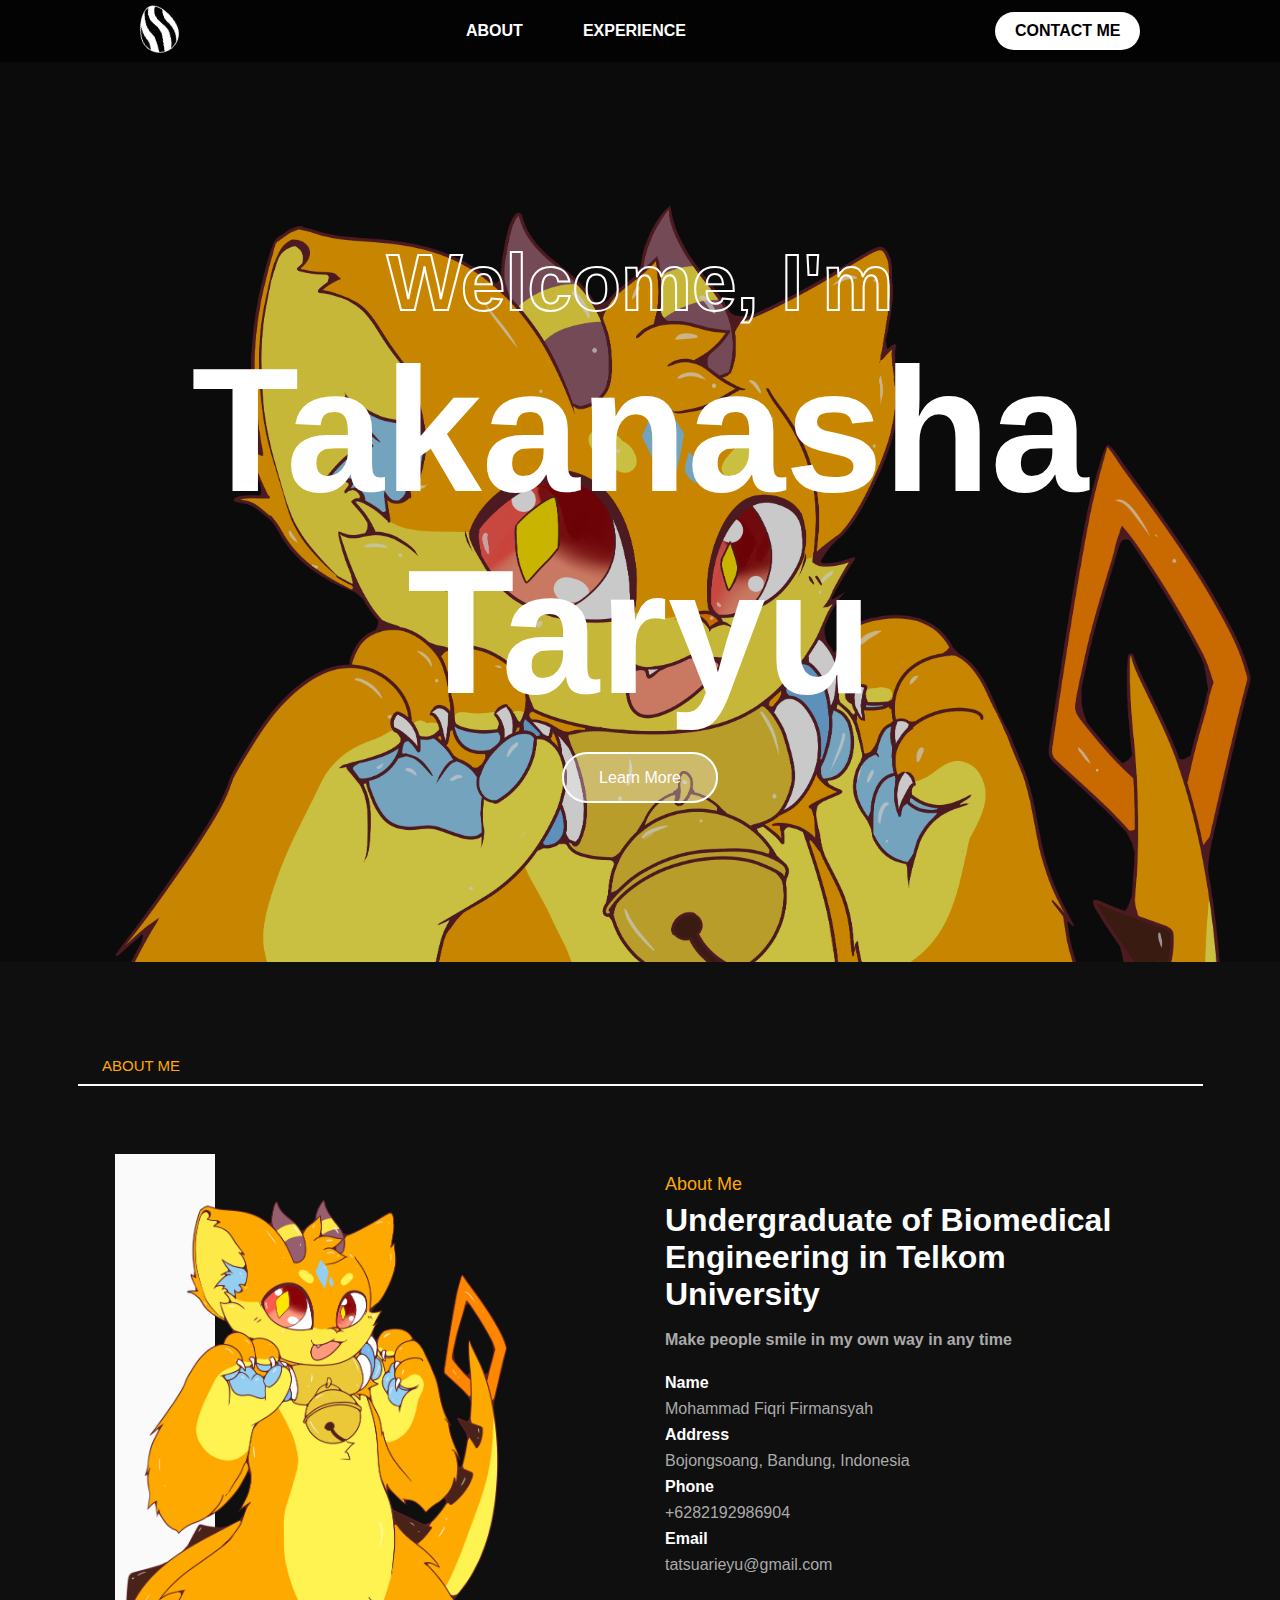
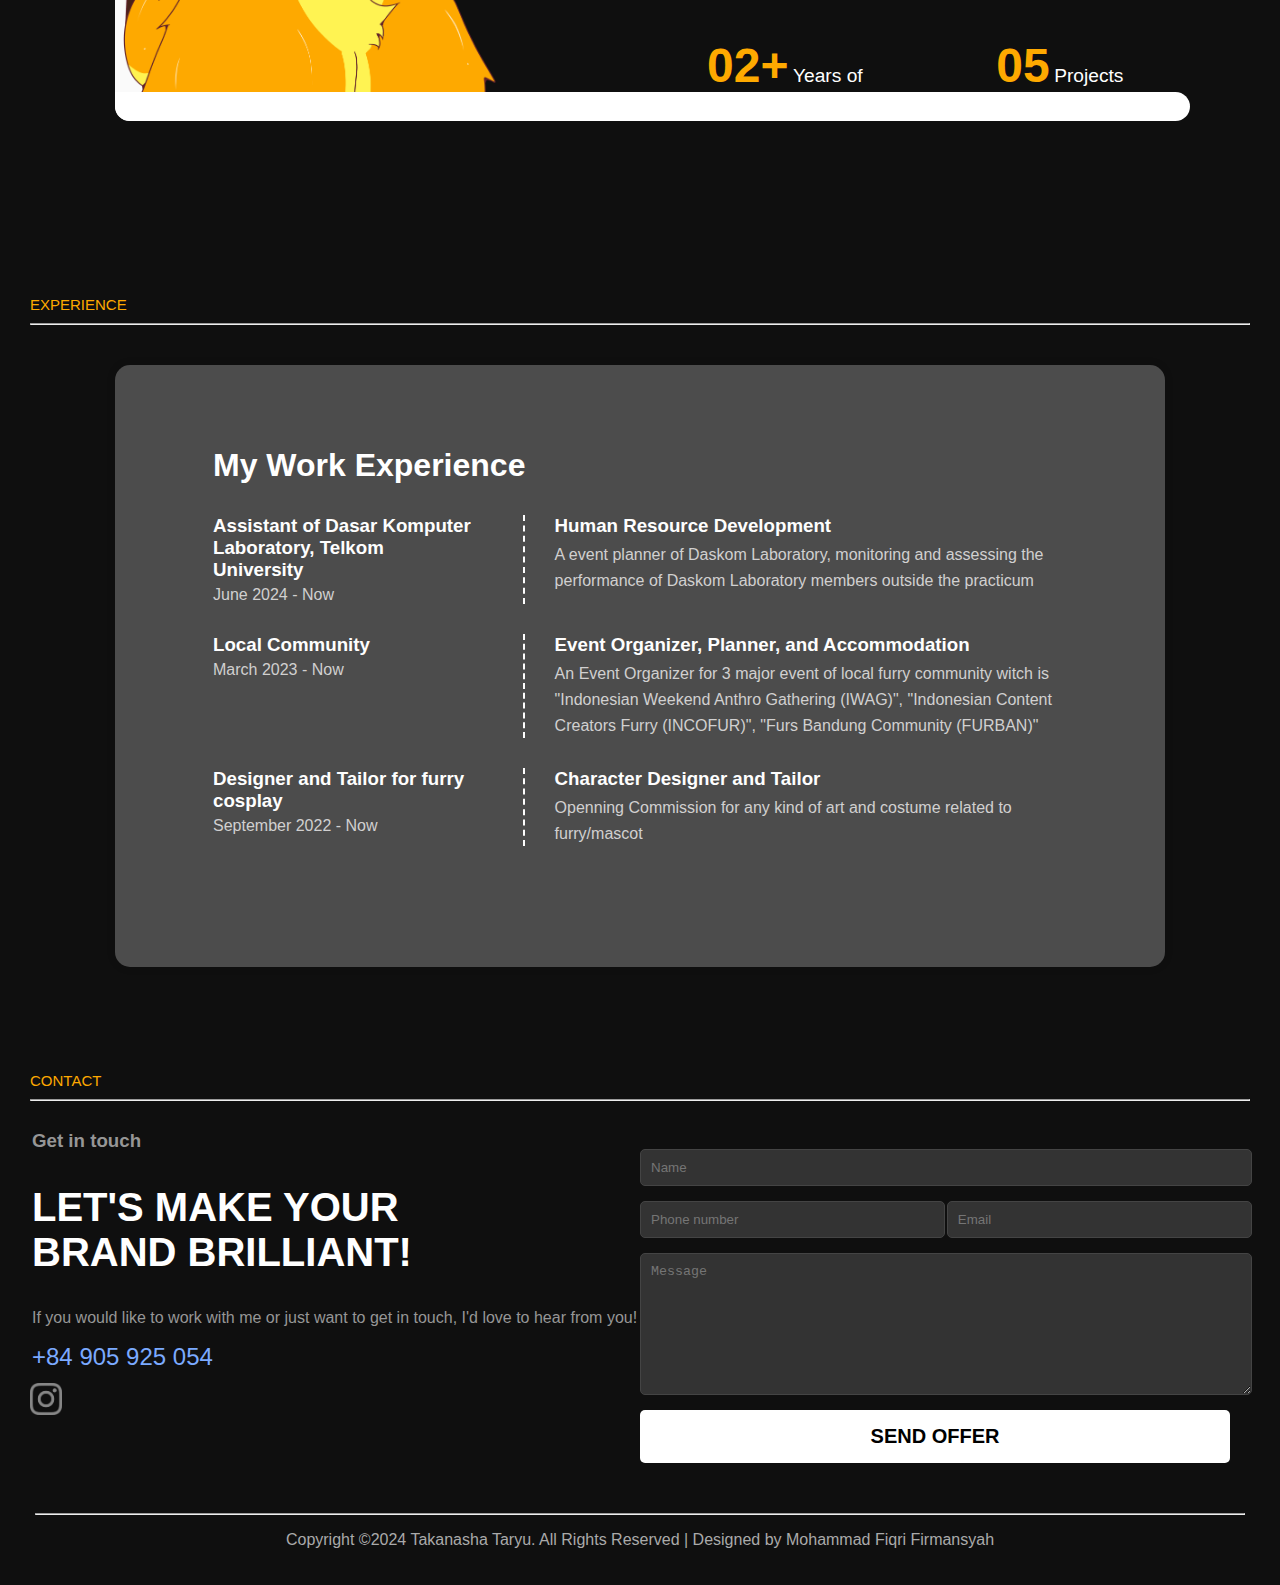
<file: index.html>
<!DOCTYPE html>
<html lang="en">
<head>
    <meta charset="UTF-8"/>
    <meta name="viewport" content="width=device-width, initial-scale=1.0"/>
    <title>Portofolio</title>
    <link rel="stylesheet" href="styles.css"/>
</head>
<body>
    <header>
        <nav>
            <div class="navimg navcenter">
                <a href="#">
                    <img src="../logo.png">
                </a>
            </div>
            <div class="navmenu navcenter">
                <ul>
                    <li><a href="#about-me">ABOUT</a></li>
                    <li><a href="#experience">EXPERIENCE</a></li>
                    <!-- <li><a href="#works">WORKS</a></li> -->
                </ul>
            </div>
            <div class="navcontact navcenter">
                <a href="#contact-me" class="contact-btn">CONTACT ME</a>
            </div>
        </nav>
    </header>

    <!--
    <div class="container">
        
        <div class="row content-padding">
             <div class="col-full ">
                <p class="header-section">SECTION NAME</p>
                <hr>
            </div>

            <div class="col text-center">
                <p>Content AAAA</p>
                <p>Content</p>
            </div>
            <div class="col text-center">
                <p>Content BBBB</p>
                <p>Content</p>
            </div>
        </div>
        
    </div>
    -->

    <!-- Cover Page -->
    <cover>
        <div class="content">
            <h1>Welcome, I'm <br> <span>Takanasha Taryu</span></h1>
            <br><br>
            <a href="#about-me" class="fading-btn">Learn More</a>
        </div>
    </cover>
    

    <!-- Form About Me -->
    <div class="container" id="about-me">
        
        <div class="row content-padding">
            <div class="col-full ">
                <p class="header-section">ABOUT ME</p>
                <hr>
            </div>

            <div id="about-me">
                <div class="about-container">

                    <div class="left-section">
                      <div class="cover"></div>
                      <div class="depan"></div>
                      <img src="contoh.png" alt="Profile Picture" class="profile-image">
                    </div>

                    <div class="right-section">
                      <h2>About Me</h2>
                      <h3>Undergraduate of Biomedical Engineering in  Telkom University</h3>
                      <h4>Make people smile in my own way in any time</h4>
                      <ul class="info-list">
                      
                            <div>
                                <div>
                                    <li><strong>Name</strong>
                                    <li>Mohammad Fiqri Firmansyah
                                </div>
                                <div>
                                    <li><strong>Address</strong>
                                    <li>Bojongsoang, Bandung, Indonesia
                                </div>
                            </div>
                            
                            <div>
                                <div>
                                    <li><strong>Phone</strong>
                                    <li>+6282192986904
                                </div>
                                <div>
                                    <li><strong>Email</strong>
                                    <li>tatsuarieyu@gmail.com
                                </div>
                            </div>
          
                      </ul>

                        <div class="stats">
                            <div class="stat-item">
                                <span class="stat-number">02+</span>
                                <span class="stat-description">Years of Experience</span>
                            </div>
                    
                            <div class="stat-item">
                                <span class="stat-number">05</span>
                                <span class="stat-description">Projects Completed</span>
                            </div>
                        </div>

                    </div>
                </div>

            </div>
        </div>
        
    </div>


    <!-- Form Experience -->
    <div class="container" id="experience">

        <div class="row content-padding">

            <div class="col-full ">
                <p class="header-section">EXPERIENCE</p>
                <hr>
            </div>

            <div class="content-margin">
                <div class="col-full sec-experience">
                    <h1>My Work Experience</h1>
                    <div class="timeline">
                        <div class="item">
                            <div class="date">
                                <h3>Assistant of Dasar Komputer Laboratory, Telkom University</h3>
                                <p>June 2024 - Now</p>
                            </div>
                            <div class="icon">
                            </div>
                            <div class="content">
                                <h3>Human Resource Development</h3>
                                <p>A event planner of Daskom Laboratory, monitoring and assessing the performance of Daskom Laboratory members outside the practicum </p>
                            </div>
                        </div>

                        <div class="item">
                            <div class="date">
                                <h3>Local Community</h3>
                                <p>March 2023 - Now</p>
                            </div>
                            <div class="icon">
                            </div>
                            <div class="content">
                                <h3>Event Organizer, Planner, and Accommodation</h3>
                                <p>An Event Organizer for 3 major event of local furry community witch is "Indonesian Weekend Anthro Gathering (IWAG)", "Indonesian Content Creators Furry (INCOFUR)", "Furs Bandung Community (FURBAN)"</p>
                            </div>
                        </div>

                        <div class="item">
                            <div class="date">
                                <h3>Designer and Tailor for furry cosplay</h3>
                                <p>September 2022 - Now</p>
                            </div>
                            <div class="icon">
                            </div>
                            <div class="content">
                                <h3>Character Designer and Tailor</h3>
                                <p>Openning Commission for any kind of art and costume related to furry/mascot </p>
                            </div>
                        </div>
                    </div>
                </div>
            </div>

        </div>

    </div>

    <!-- Form Contact -->
    <div class="container">
        <div class="row content-padding">

            <div class="col-full">
                <p class="header-section">CONTACT</p>
                <hr>
            </div>

            <!-- left -->
            <div class="col">
                <div class="social">
                    <h3 class="dark">Get in touch</h3>
                    <h2 style="font-size:40px">LET'S MAKE YOUR<br>BRAND BRILLIANT!</h2>
                    <p class="dark">If you would like to work with me or just want to get in touch, I'd love to hear from you!</p>
                    <a href="tel:+84905925054" class="phone">+84 905 925 054</a>
                </div>
                
                <div class="social-icon-div social-icons">
                    <a href="#">
                        <img src="instagram-icon.png" alt="Instagram">
                    </a>
                </div>
            </div>

            <!-- right -->
            <div class="col content-margin">
                <div class="contact">
                    <form>
                        <input type="text" name="name" placeholder="Name">
                        <div class="input-row">
                            <div class="half">
                                <input type="text" name="phone" placeholder="Phone number">
                            </div>
                            <div class="half-right">
                                <input type="email" name="email" placeholder="Email">
                            </div>
                        </div>
                        <textarea class="textarea-tall" name="message" placeholder="Message"></textarea>
                        <button class="button" type="submit">SEND OFFER</button>
                    </form>
                </div>
            </div>

        </div>
    </div>

    <!-- Footer -->
    <div class="container">
        <div class="col-full footer">
            <br><br>
            <hr>
            <p>Copyright &copy;2024 Takanasha Taryu. All Rights Reserved | Designed by Mohammad Fiqri Firmansyah</p>
        </div>
    </div>

<script src="script.js"></script>
</body>
</html>
</file>
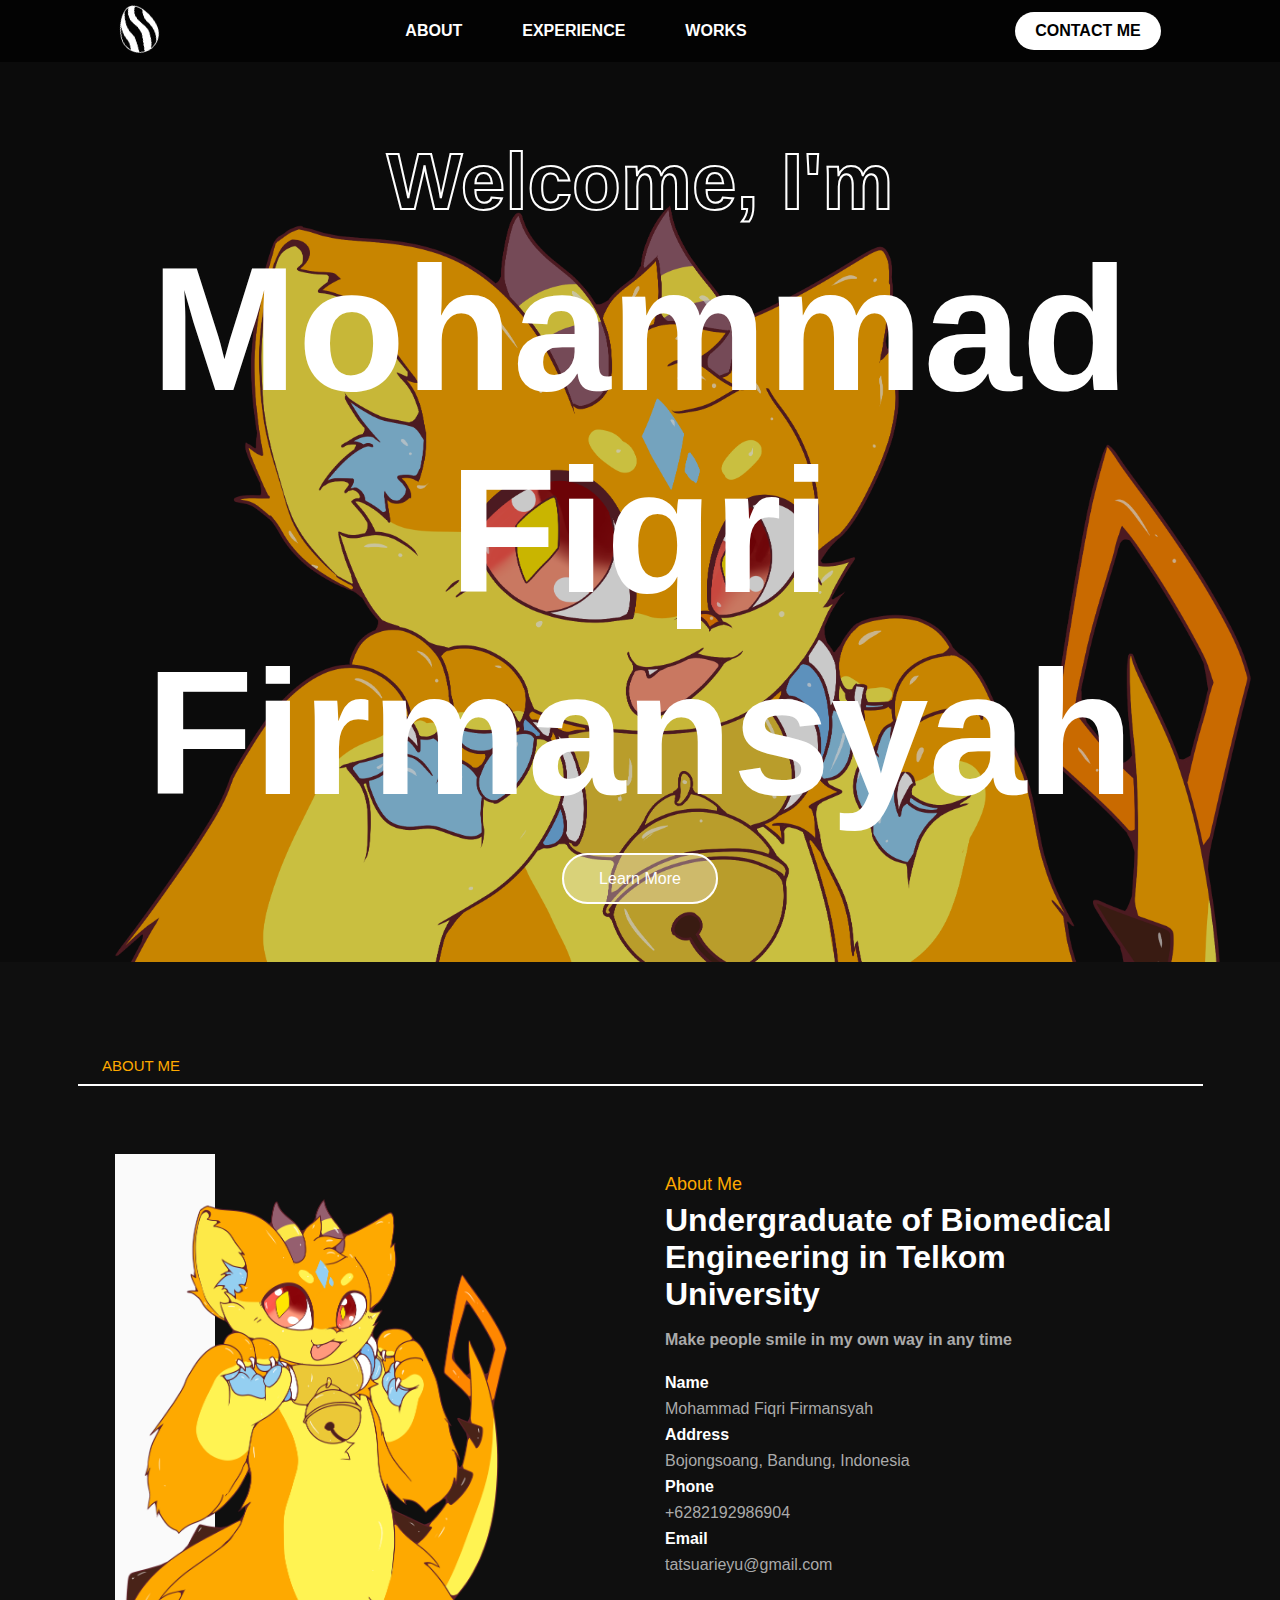
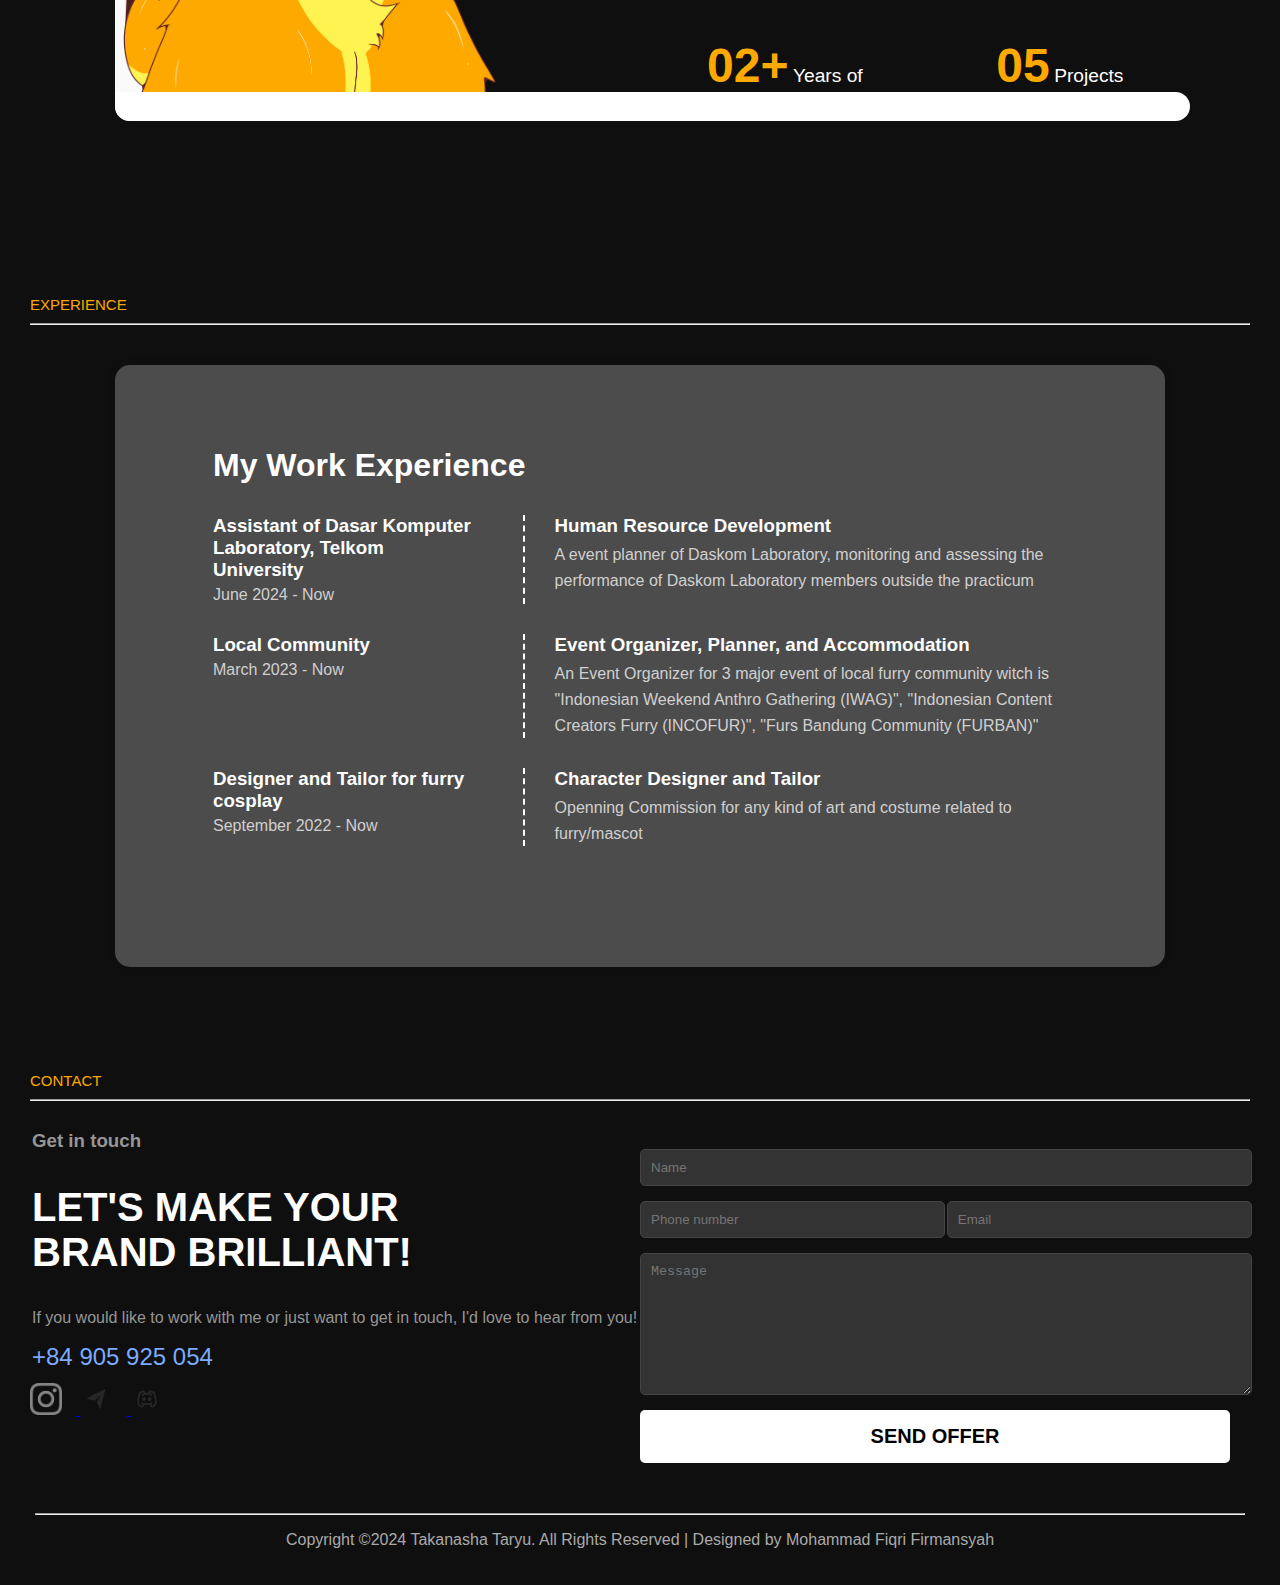
<file: furry/index.html>
<!DOCTYPE html>
<html lang="en">
<head>
    <meta charset="UTF-8"/>
    <meta name="viewport" content="width=device-width, initial-scale=1.0"/>
    <title>Portofolio</title>
    <link rel="stylesheet" href="styles.css"/>
</head>
<body>
    <header>
        <nav>
            <div class="navimg navcenter">
                <a href="#">
                    <img src="../logo.png">
                </a>
            </div>
            <div class="navmenu navcenter">
                <ul>
                    <li><a href="#about-me">ABOUT</a></li>
                    <li><a href="#experience">EXPERIENCE</a></li>
                    <li><a href="#works">WORKS</a></li>
                </ul>
            </div>
            <div class="navcontact navcenter">
                <a href="#contact-me" class="contact-btn">CONTACT ME</a>
            </div>
        </nav>
    </header>

    <!--
    <div class="container">
        
        <div class="row content-padding">
             <div class="col-full ">
                <p class="header-section">SECTION NAME</p>
                <hr>
            </div>

            <div class="col text-center">
                <p>Content AAAA</p>
                <p>Content</p>
            </div>
            <div class="col text-center">
                <p>Content BBBB</p>
                <p>Content</p>
            </div>
        </div>
        
    </div>
    -->

    <!-- Cover Page -->
    <cover>
        <div class="content">
            <h1>Welcome, I'm <br> <span>Mohammad Fiqri Firmansyah</span></h1>
            <br><br>
            <a href="#about-me" class="fading-btn">Learn More</a>
        </div>
    </cover>
    

    <!-- Form About Me -->
    <div class="container" id="about-me">
        
        <div class="row content-padding">
            <div class="col-full ">
                <p class="header-section">ABOUT ME</p>
                <hr>
            </div>

            <div id="about-me">
                <div class="about-container">

                    <div class="left-section">
                      <div class="cover"></div>
                      <div class="depan"></div>
                      <img src="contoh.png" alt="Profile Picture" class="profile-image">
                    </div>

                    <div class="right-section">
                      <h2>About Me</h2>
                      <h3>Undergraduate of Biomedical Engineering in  Telkom University</h3>
                      <h4>Make people smile in my own way in any time</h4>
                      <ul class="info-list">
                      
                            <div>
                                <div>
                                    <li><strong>Name</strong>
                                    <li>Mohammad Fiqri Firmansyah
                                </div>
                                <div>
                                    <li><strong>Address</strong>
                                    <li>Bojongsoang, Bandung, Indonesia
                                </div>
                            </div>
                            
                            <div>
                                <div>
                                    <li><strong>Phone</strong>
                                    <li>+6282192986904
                                </div>
                                <div>
                                    <li><strong>Email</strong>
                                    <li>tatsuarieyu@gmail.com
                                </div>
                            </div>
          
                      </ul>

                        <div class="stats">
                            <div class="stat-item">
                                <span class="stat-number">02+</span>
                                <span class="stat-description">Years of Experience</span>
                            </div>
                    
                            <div class="stat-item">
                                <span class="stat-number">05</span>
                                <span class="stat-description">Projects Completed</span>
                            </div>
                        </div>

                    </div>
                </div>

            </div>
        </div>
        
    </div>


    <!-- Form Experience -->
    <div class="container" id="experience">

        <div class="row content-padding">

            <div class="col-full ">
                <p class="header-section">EXPERIENCE</p>
                <hr>
            </div>

            <div class="content-margin">
                <div class="col-full sec-experience">
                    <h1>My Work Experience</h1>
                    <div class="timeline">
                        <div class="item">
                            <div class="date">
                                <h3>Assistant of Dasar Komputer Laboratory, Telkom University</h3>
                                <p>June 2024 - Now</p>
                            </div>
                            <div class="icon">
                            </div>
                            <div class="content">
                                <h3>Human Resource Development</h3>
                                <p>A event planner of Daskom Laboratory, monitoring and assessing the performance of Daskom Laboratory members outside the practicum </p>
                            </div>
                        </div>

                        <div class="item">
                            <div class="date">
                                <h3>Local Community</h3>
                                <p>March 2023 - Now</p>
                            </div>
                            <div class="icon">
                            </div>
                            <div class="content">
                                <h3>Event Organizer, Planner, and Accommodation</h3>
                                <p>An Event Organizer for 3 major event of local furry community witch is "Indonesian Weekend Anthro Gathering (IWAG)", "Indonesian Content Creators Furry (INCOFUR)", "Furs Bandung Community (FURBAN)"</p>
                            </div>
                        </div>

                        <div class="item">
                            <div class="date">
                                <h3>Designer and Tailor for furry cosplay</h3>
                                <p>September 2022 - Now</p>
                            </div>
                            <div class="icon">
                            </div>
                            <div class="content">
                                <h3>Character Designer and Tailor</h3>
                                <p>Openning Commission for any kind of art and costume related to furry/mascot </p>
                            </div>
                        </div>
                    </div>
                </div>
            </div>

        </div>

    </div>

    <!-- Form Contact -->
    <div class="container">
        <div class="row content-padding">

            <div class="col-full">
                <p class="header-section">CONTACT</p>
                <hr>
            </div>

            <!-- left -->
            <div class="col">
                <div class="social">
                    <h3 class="dark">Get in touch</h3>
                    <h2 style="font-size:40px">LET'S MAKE YOUR<br>BRAND BRILLIANT!</h2>
                    <p class="dark">If you would like to work with me or just want to get in touch, I'd love to hear from you!</p>
                    <a href="tel:+84905925054" class="phone">+84 905 925 054</a>
                </div>
                
                <div class="social-icon-div social-icons">
                    <a href="https://www.instagram.com/fiqmansyah123/">
                        <img src="instagram-icon.png" alt="Instagram">
                    <a href="https://t.me/AxyenDutchie">
                        <img src="telegram-icon.png" alt="Instagram">
                    <a href="https://discordapp.com/users/865591175943684097">
                        <img src="discord-icon.png" alt="Instagram">
                    </a>
                </div>
            </div>

            <!-- right -->
            <div class="col content-margin">
                <div class="contact">
                    <form>
                        <input type="text" name="name" placeholder="Name">
                        <div class="input-row">
                            <div class="half">
                                <input type="text" name="phone" placeholder="Phone number">
                            </div>
                            <div class="half-right">
                                <input type="email" name="email" placeholder="Email">
                            </div>
                        </div>
                        <textarea class="textarea-tall" name="message" placeholder="Message"></textarea>
                        <button class="button" type="submit">SEND OFFER</button>
                    </form>
                </div>
            </div>

        </div>
    </div>

    <!-- Footer -->
    <div class="container">
        <div class="col-full footer">
            <br><br>
            <hr>
            <p>Copyright &copy;2024 Takanasha Taryu. All Rights Reserved | Designed by Mohammad Fiqri Firmansyah</p>
        </div>
    </div>

<script src="script.js"></script>
</body>
</html>
</file>
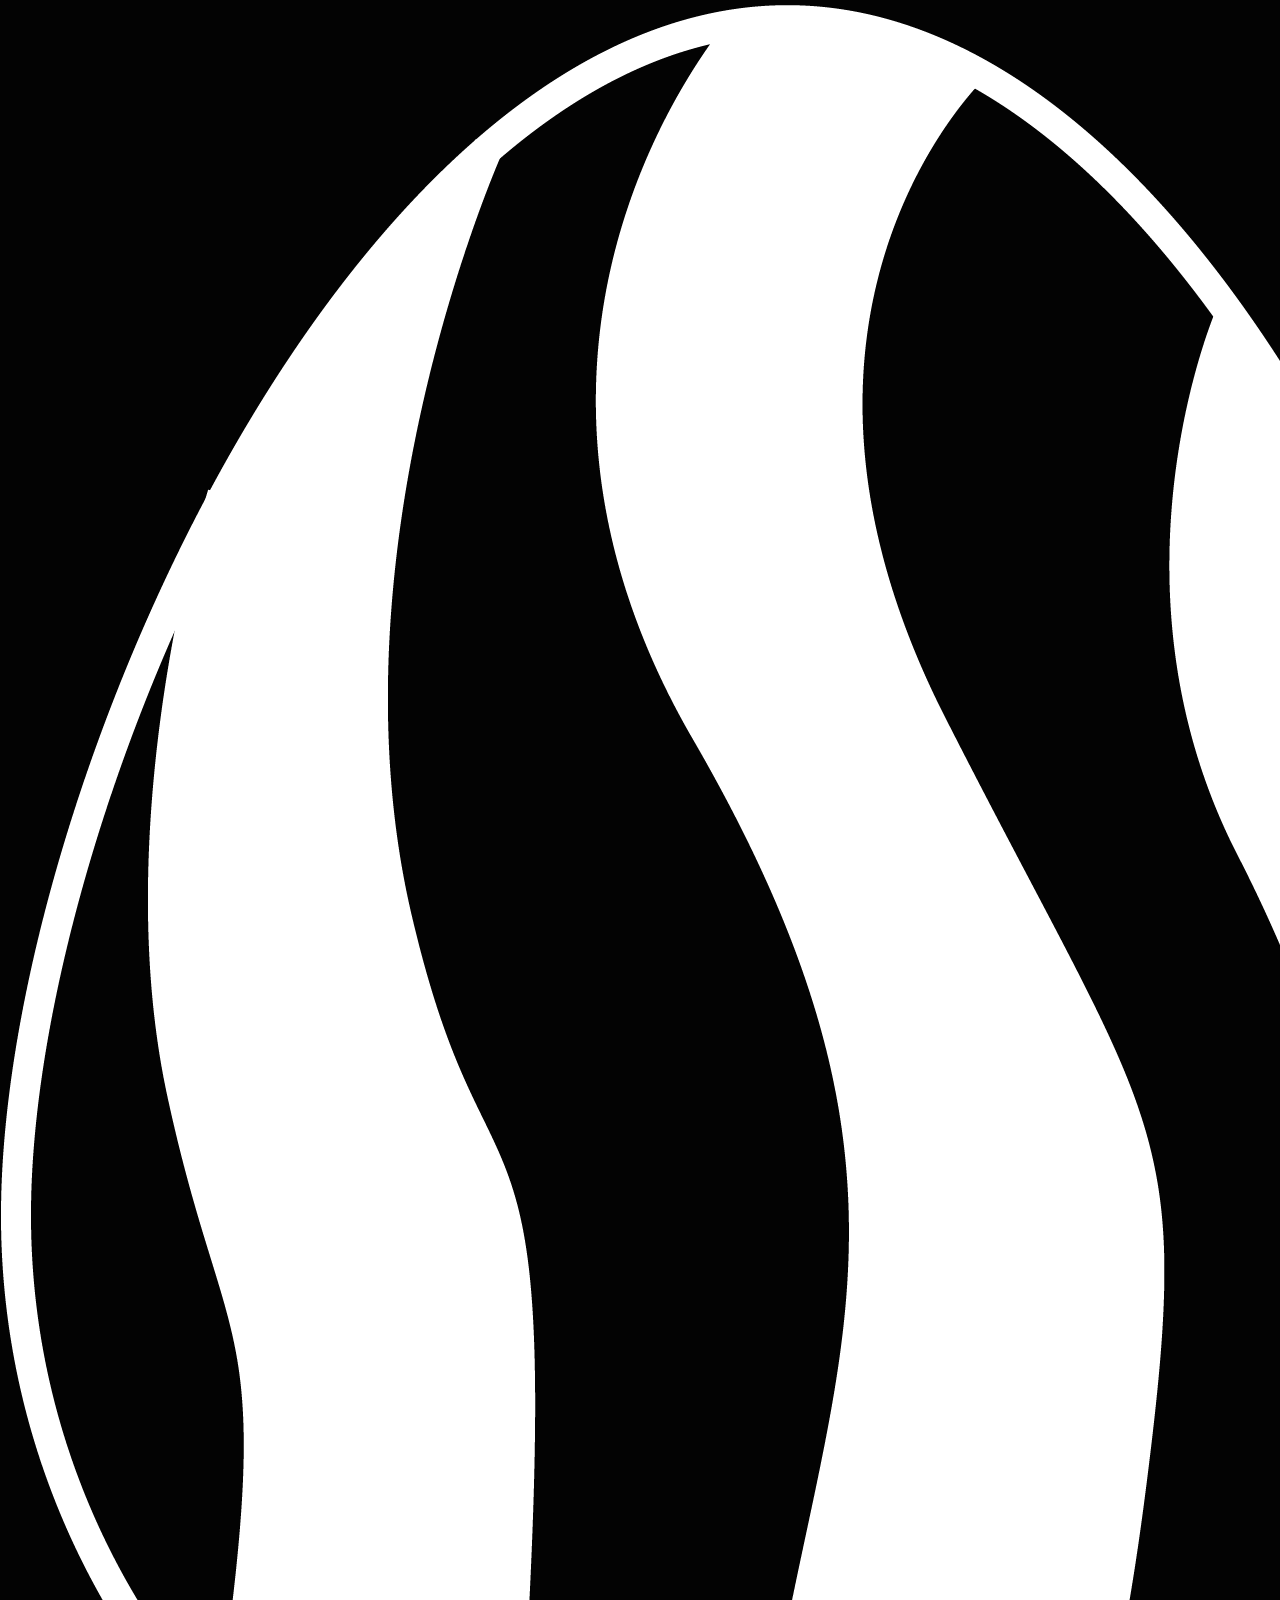
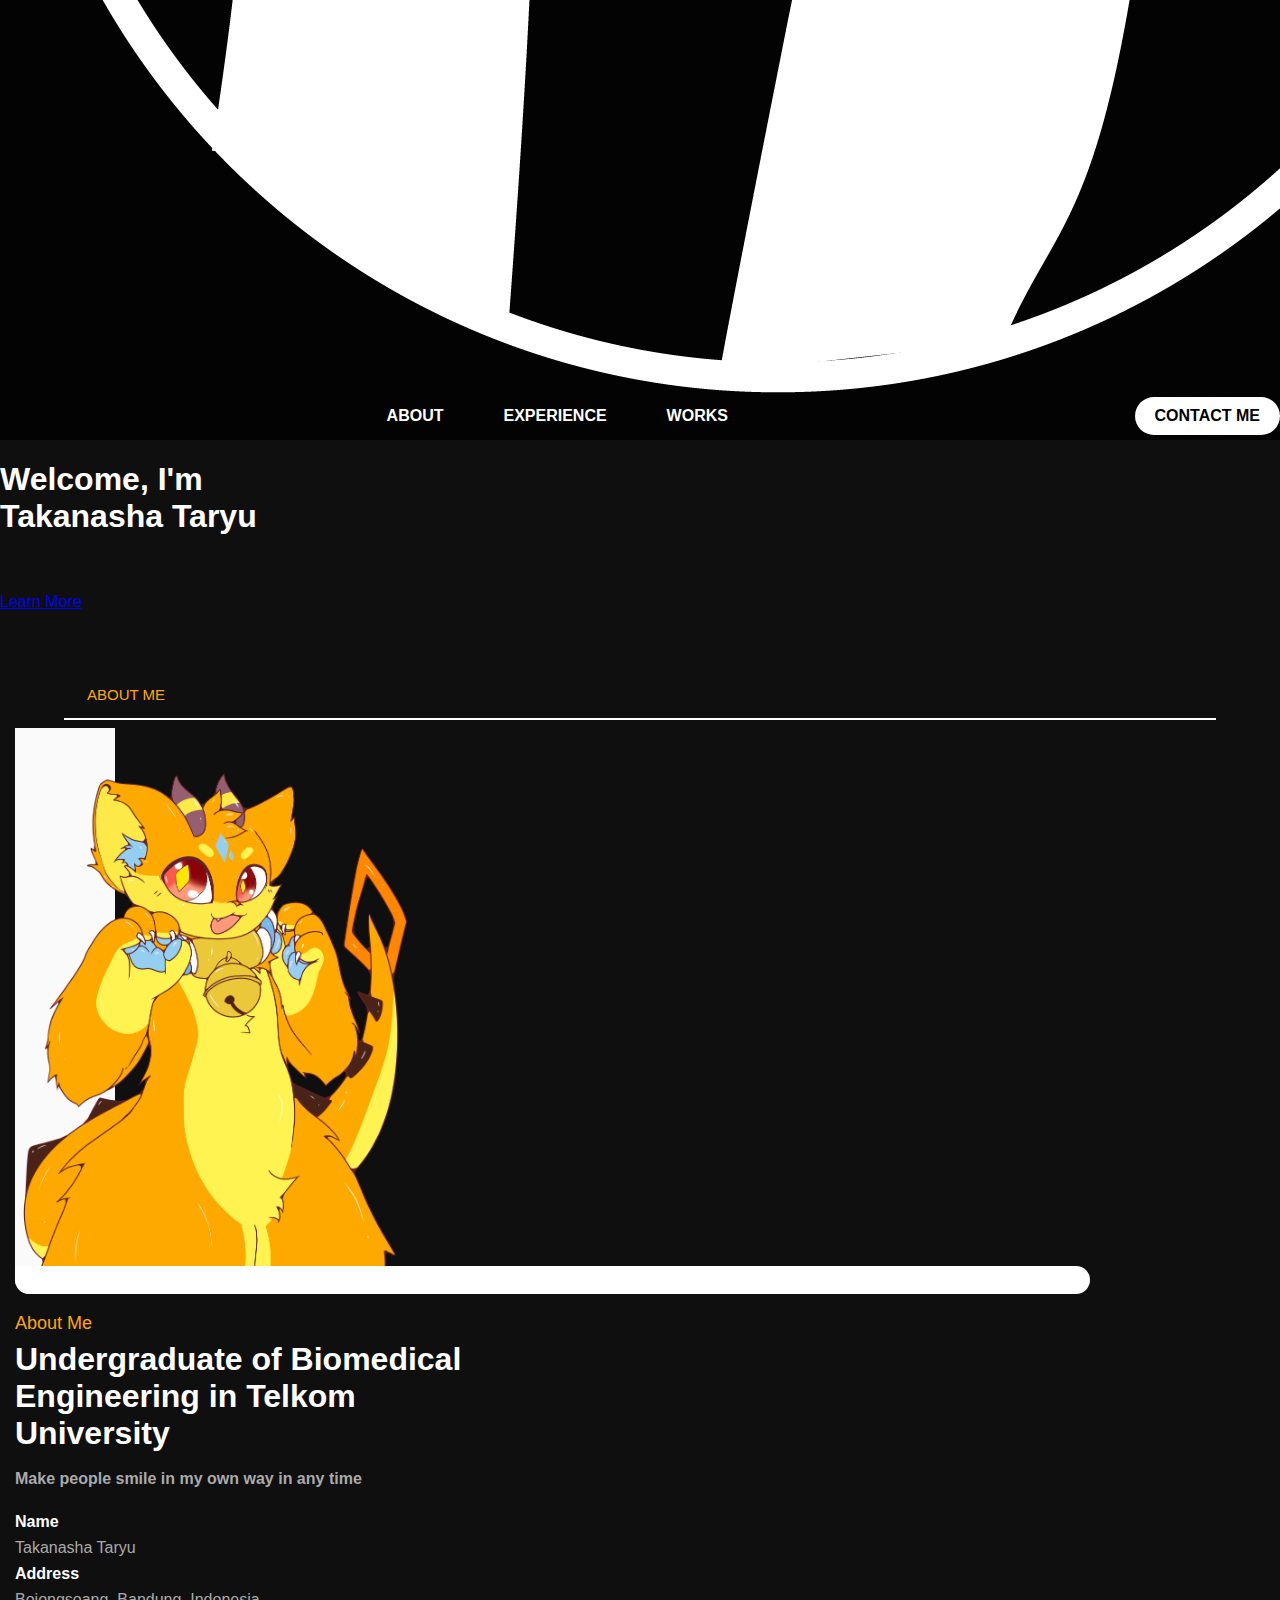
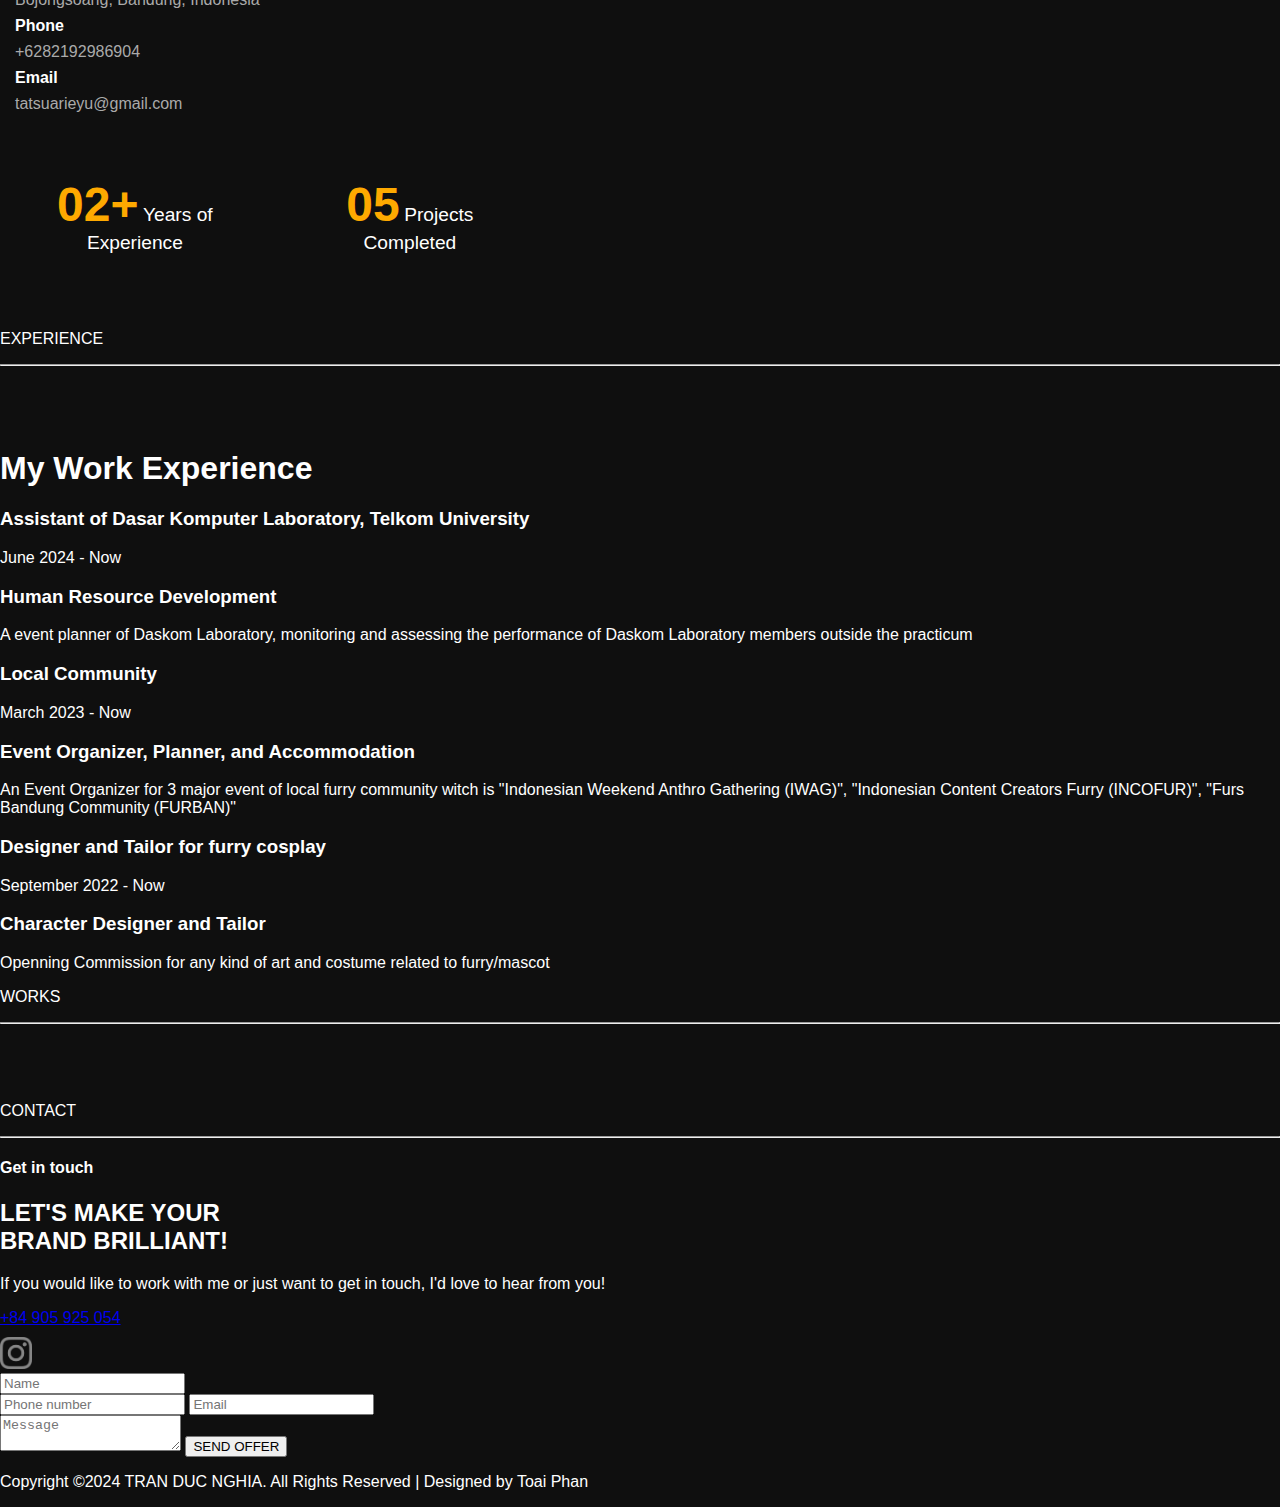
<file: furry/index-backup.html>
<!DOCTYPE html>
<html lang="en">
<head>
    <meta charset="UTF-8">
    <meta name="viewport" content="width=device-width, initial-scale=1.0">
    <title>Portofolio</title>
    <link rel="stylesheet" href="styles.css">
</head>
<body>
    <header>
        <navlogo>
            
                <a href="/index.html">
                    <img src="logo.png" alt="Logo" class="logo">
                </a>
            
        </navlogo>
        <nav>
            
            
            <ul>
                <li><a href="#about-me">ABOUT</a></li>
                <li><a href="#experience">EXPERIENCE</a></li>

                <li><a href="#works">WORKS</a></li>
                
            </ul>
            
            <a href="#contact-me" class="contact-btn">CONTACT ME</a>
        </nav>
    </header>

    <section class="hero">
        <div class="hero-content">
            <h1>Welcome, I'm <br> <span>Takanasha Taryu</span></h1>
            <br><br>
            <a href="#about-me" class="scroll-btn">Learn More</a>
        </div>
    </section>
    

    <section id="about-me">
        <p>ABOUT ME</p>
        <hr>
        <div class="container">
          <div class="left-section">
            <div class="cover"></div>
            <div class="depan"></div>
            <img src="contoh.png" alt="Profile Picture" class="profile-image">
          </div>
          <div class="right-section">
            <h2>About Me</h2>
            <h3>Undergraduate of Biomedical Engineering in  Telkom University</h3>
            <h4>Make people smile in my own way in any time</h4>
            <ul class="info-list">
            <div>
                <div>
                    <li><strong>Name</strong>
                    <li>Takanasha Taryu
                </div>
                <div>
                    <li><strong>Address</strong>
                    <li>Bojongsoang, Bandung, Indonesia
                </div>
            </div>
            <div>
                <div>
                    <li><strong>Phone</strong>
                    <li>+6282192986904
                </div>
                <div>
                    <li><strong>Email</strong>
                    <li>tatsuarieyu@gmail.com
                </div>
            </div>

            </ul>
            <div class="stats">
              <div class="stat-item">
                <span class="stat-number">02+</span>
                <span class="stat-description">Years of Experience</span>
              </div>
            <div class="stat-item">
                <span class="stat-number">05</span>
                <span class="stat-description">Projects Completed</span>
              </div>
            </div>
          </div>
        </div>
      </section>      



    <section id="experience">
        <p class="atas">EXPERIENCE</p>
        <hr>
        <br><br><br>
        <div class="container3">
        <h1>My Work Experience</h1>
        <div class="timeline">
            <div class="timeline-item">
                <div class="timeline-date">
                    <h3>Assistant of Dasar Komputer Laboratory, Telkom University</h3>
                    <p>June 2024 - Now</p>
                </div>
                <div class="timeline-icon">

                </div>
                <div class="timeline-content">
                    <h3>Human Resource Development</h3>
                    <p>A event planner of Daskom Laboratory, monitoring and assessing the performance of Daskom Laboratory members outside the practicum </p>
                </div>
            </div>
            <div class="timeline-item">
                <div class="timeline-date">
                    <h3>Local Community</h3>
                    <p>March 2023 - Now</p>
                </div>
                <div class="timeline-icon">
                </div>
                <div class="timeline-content">
                    <h3>Event Organizer, Planner, and Accommodation</h3>
                    <p>An Event Organizer for 3 major event of local furry community witch is "Indonesian Weekend Anthro Gathering (IWAG)", "Indonesian Content Creators Furry (INCOFUR)", "Furs Bandung Community (FURBAN)"</p>
                </div>
            </div>
            <div class="timeline-item">
                <div class="timeline-date">
                    <h3>Designer and Tailor for furry cosplay</h3>
                    <p>September 2022 - Now</p>
                </div>
                <div class="timeline-icon">
                </div>
                <div class="timeline-content">
                    <h3>Character Designer and Tailor</h3>
                    <p>Openning Commission for any kind of art and costume related to furry/mascot </p>
                </div>
            </div>
        </div>
    </div>
</div>
        </section>


    <section id="works">
        <p class="atas">WORKS</p>
        <hr>
        <br><br><br>
    </section>



    <section id="contact-me">
        <p class="atas">CONTACT</p>
        <hr>
        <div class="contact-container">
            <div class="contact-left">
                <h4>Get in touch</h4>
                <h2>LET'S MAKE YOUR<br>BRAND BRILLIANT!</h2>
                <p>If you would like to work with me or just want to get in touch, I'd love to hear from you!</p>
                <a href="tel:+84905925054" class="phone-number">+84 905 925 054</a>
                <div class="social-icons">
                    <a href="#"><img src="instagram-icon.png" alt="Instagram"></a>
                </div>
            </div>
            <div class="contact-right">
                <form>
                    <input type="text" name="name" placeholder="Name">
                    <div class="input-row">
                        <input type="text" name="phone" placeholder="Phone number">
                        <input type="email" name="email" placeholder="Email">
                    </div>
                    <textarea name="message" placeholder="Message"></textarea>
                    <button type="submit">SEND OFFER</button>
                </form>
            </div>
        </div>
    </section>
    <footer>
        <p>Copyright &copy;2024 TRAN DUC NGHIA. All Rights Reserved | Designed by Toai Phan</p>
    </footer>

    <script src="script.js"></script>
</body>
</html>
</file>
<file: styles.css>
body, html {
    margin: 0;
    padding: 0;
    overflow-x: hidden;
    font-family: Arial, sans-serif;
    color: white;
    background-color: rgb(15, 15, 15);
}

header {
    display: block;
    width: 100%;
    top: 0;
    right: 0;
    left: 0;
    z-index: 100;
    background-color: rgba(0, 0, 0, 0.8);
    align-items: center;
    padding: 5px 0 5px 0;
}

nav .contact-btn {
    background-color: white;
    color: black;
    padding: 10px 20px;
    border-radius: 20px;
    text-decoration: none;
    font-weight: bold;
    text-align: center;
}

nav {
    display: flex;
    flex-direction: row;
}

nav img {
    max-width: 64px;
    max-height: 48px;
    width:auto;
    rotate: 340deg;
    transition: transform 0.3s ease;
}

nav a:hover img {
    transform: scale(1.1);
    rotate: 20deg;
}

.navcenter{
    margin-left: auto;
    margin-right: auto;
}

.navmenu {
    display: flex;
}

.navcontact {
    display: flex;
    align-items: center;
}

nav ul {
    list-style: none; /* Removes default bullet points */
    margin: 0;
    padding: 0;
    display: flex;
    margin: auto;
    gap: 20px; /* Adds space between navigation items */
}

nav ul li {
    margin-right: 20px; /* Adds space between each nav item */
}

nav ul li a {
    color: white;
    text-decoration: none;
    font-weight: bold;
    padding: 10px;
}

/* page content */
.container {
    padding-right: 15px;
    padding-left: 15px;
    margin-right: auto;
    margin-left: auto;
}

.section {
    display: block;
}

.row {
    margin-right: -15px;
    margin-left: -15px;
}

.col {
    float:left;
    width:50%;
    min-height: 1px;
}

.content-padding {
    padding: 20px 30px;
}

.content-margin {
    margin-top: 40px;
    margin-bottom: 50px;
}

.col-full {
    max-width: 100%;
    min-height: 1px;
    
}

.text-center {
    text-align: center;
}

.header-section {
    font-size: 15px;
    color: #FEA900;
    margin-bottom: 10px;
}

.contact-container {
    display: block;
    justify-content: space-between;
    align-items: flex-start;
    margin-right: 30%
}

/* Cover */
cover {
    height: 100vh;
    background: url('./contoh.png') no-repeat;
    background-size: auto 200vh;
}

cover .content {
    z-index: 1;
    position: relative;
}

cover .content h1 {
    font-size: 5rem; /* Adjust based on your preference */
    font-weight: 700;
    text-align: center;
    margin: 0;
    color: transparent;
    -webkit-text-stroke: 2px white; /* Creates the white outline */
}

cover .content h1 span {
    display: block;
    font-size: 11rem; /*Ukuran takanasha taryu */
    color: white;
    -webkit-text-stroke:0;
}

cover {
    background-position: center top;
    display: flex;
    justify-content: center;
    align-items: center;
    text-align: center;
    position: relative;
    overflow: hidden;
    height: 100vh; /
}

@media (max-width: 1024px){
    cover .content h1 {
        font-size: 3rem; /* Adjust based on your preference */
        font-weight: 700;
        text-align: center;
        margin: 0;
        color: transparent;
        -webkit-text-stroke: 2px white; /* Creates the white outline */
    }
    
    cover .content h1 span {
        display: block;
        font-size: 7rem; /*Ukuran takanasha taryu */
        color: white;
        -webkit-text-stroke:0;
    }
}

cover::before {
    content: "";
    position: absolute;
    top: 0;
    left: 0;
    right: 0;
    bottom: 0;
    width: 100%;
    height: 100%;
    background: rgba(0, 0, 0, 0.21); /* Optional: Dark overlay to help the text stand out more */
    z-index: 1;
}

cover .fading-btn {
    margin-top: 20px;
    padding: 15px 35px;
    color: white;
    background: rgba(255, 255, 255, 0.3);
    border: 2px solid white;
    border-radius: 40px;
    text-decoration: none;
    transition: all 0.3s;
}

cover .fading-btn:hover {
    background: white;
    color: black;
}

/* About Me */
#about-me {
    padding: 60px 0;
}

#about-me p {
    margin-left: 87px;
    font-size: 15px;
    color: #FEA900;
}

#about-me hr {
    border: none;
    height: 2px;
    background-color: white;
    width: 90%;
    margin: none;
}

.about-container {
    display: flex;
    justify-content: center;
    align-items: center;
    gap: 50px;
}

.left-section {
    max-width: 40%;
    position: relative;
    display: inline-block;
}

.cover {
    position: absolute;
    bottom: 0;
    top: 0;
    left: 0;
    width: 20%;
    height: 100%;
    background-color: rgba(250, 250, 250, 1);
    z-index: 1; 
    border-radius: 0 0 0 15px;

}

#about-me img {
    display: block;
    width: 80%;
    height: auto;
    position: relative;
    z-index: 2;
}

.depan {
    position: absolute; 
    bottom: 0%;
    left: 0;
    width: 215%;
    height: 5%;
    background-color: rgb(255, 255, 255);
    z-index: 3; 
    border-radius: 0 15px 15px 15px;
}

.right-section {
    max-width: 40%;
    flex: 1;
    display: flex;
    flex-direction: column;
    justify-content: center;
    color: white;
}

.right-section h2 {
    font-size: 18px;
    margin-bottom: 5px;
    color: #FEA900;
    font-weight: lighter;
}

.right-section h3 {
    font-size: 20px;
    margin-bottom: 4px;
    margin-top: 2px;
}

.right-section h4 {
    font-size: 16px;
    color: #aaaaaa;
    margin-top: 14px;
    margin-bottom: 5px;
    display: block;
}


.profile-image {
    width: 80%;
    border-radius: 10px;
}

.info-list {
    list-style: none;
    padding: 0;
    color: white;
    margin-top: 20px;
}

.info-list li{
    font-size: 16px;
    margin-bottom: 8px;
}

.info-list li strong {
    font-weight: bold;
    color: white;
}

.info-list div li {
    color: #aaaaaa;
}

.right-section h3 {
    font-size: 2rem;
    color: white;
}

.stats {
    display: flex;
    gap: 50px;
    margin-top: 40px;
}

.stat-item {
    text-align: center;
    color: white;
}

.stat-number {
    font-size: 3rem;
    font-weight: bold;
    color: #FEA900;
}

.stat-description {
    margin-top: 10px;
    font-size: 1.2rem;
}

/* Social */
.social {
    padding: 2px;
}

.social .phone {
    font-size: 24px;
    color: #7baaff;
    text-decoration: none;
}

.social .dark {
    color:rgb(150, 150, 150);
}

.social-icon-div {
    display: block;
}

.social-icons img {
    max-width: 32px;
    margin-top: 10px;
    margin-right: 14px;
}

.contact {
    padding-right: 20px;
}

.contact .half {
    float: left;
    width: 48%;
}

.contact .half-right {
    float: right;
    width: 48%;
}

.contact form {
    display: flex;
    flex-direction: column;
}

.contact .input-row {
    display: block;
}

.contact input, .contact textarea {
    margin-bottom: 15px;
    padding: 10px;
    background-color: #333;
    border: 1px solid #444;
    color: #fff;
    border-radius: 5px;
    width: 100%;
}

.contact .textarea-tall {
    height: 120px;
}

.contact .button {
    padding: 15px;
    background-color: #fff;
    color: #000;
    border: none;
    border-radius: 5px;
    cursor: pointer;
    font-weight: bold;
    font-size: 20px;
}

/* Experience */

.sec-experience {
    width: 70%;
    background-color: #4c4c4c;
    padding: 5% 8%;
    border-radius: 15px;
    box-shadow: 0 0 10px rgba(0, 0, 0, 0.1);
    margin: auto;
}

.sec-experience .timeline {
    padding: 10px 0;
    margin: 20px 0;
}

.sec-experience .timeline .item {
    display: flex;
    margin-bottom: 30px;
}

.sec-experience .timeline .item h3 {
    margin: 0;
    color: #fefefe;
    font-weight: 600;
}

.sec-experience .timeline .item p {
    margin: 5px 0 0;
    color: #d1d0d0;
}


.sec-experience .timeline .item .date {
    flex: 6;
}

.sec-experience .timeline .item .icon {
    flex: 1;
}

.sec-experience .timeline .item .content {
    float: right;
    width: 60%;
    padding-left: 30px;
    border-left: 2px dashed #fefefe;
}

.sec-experience .timeline .item .content h3 {
    margin: 0;
    color: #fefefe;
    font-weight: 600;
}

.sec-experience .timeline .item .content p {
    margin: 5px 0 0;
    color: #d1d0d0;
    line-height: 1.6;
}

/* Footer */
.footer {
    padding: 20px;
   /* background-color: #2a2a2a; */
    color: #aaa;
    text-align: center;
}
</file>
<file: furry/styles.css>
body, html {
    margin: 0;
    padding: 0;
    overflow-x: hidden;
    font-family: Arial, sans-serif;
    color: white;
    background-color: rgb(15, 15, 15);
}

header {
    display: block;
    width: 100%;
    top: 0;
    right: 0;
    left: 0;
    z-index: 100;
    background-color: rgba(0, 0, 0, 0.8);
    align-items: center;
    padding: 5px 0 5px 0;
}

nav .contact-btn {
    background-color: white;
    color: black;
    padding: 10px 20px;
    border-radius: 20px;
    text-decoration: none;
    font-weight: bold;
    text-align: center;
}

nav {
    display: flex;
    flex-direction: row;
}

nav img {
    max-width: 64px;
    max-height: 48px;
    width:auto;
    rotate: 340deg;
    transition: transform 0.3s ease;
}

nav a:hover img {
    transform: scale(1.1);
    rotate: 20deg;
}

.navcenter{
    margin-left: auto;
    margin-right: auto;
}

.navmenu {
    display: flex;
}

.navcontact {
    display: flex;
    align-items: center;
}

nav ul {
    list-style: none; /* Removes default bullet points */
    margin: 0;
    padding: 0;
    display: flex;
    margin: auto;
    gap: 20px; /* Adds space between navigation items */
}

nav ul li {
    margin-right: 20px; /* Adds space between each nav item */
}

nav ul li a {
    color: white;
    text-decoration: none;
    font-weight: bold;
    padding: 10px;
}

/* page content */
.container {
    padding-right: 15px;
    padding-left: 15px;
    margin-right: auto;
    margin-left: auto;
}

.section {
    display: block;
}

.row {
    margin-right: -15px;
    margin-left: -15px;
}

.col {
    float:left;
    width:50%;
    min-height: 1px;
}

.content-padding {
    padding: 20px 30px;
}

.content-margin {
    margin-top: 40px;
    margin-bottom: 50px;
}

.col-full {
    max-width: 100%;
    min-height: 1px;
    
}

.text-center {
    text-align: center;
}

.header-section {
    font-size: 15px;
    color: #FEA900;
    margin-bottom: 10px;
}

.contact-container {
    display: block;
    justify-content: space-between;
    align-items: flex-start;
    margin-right: 30%
}

/* Cover */
cover {
    height: 100vh;
    background: url('./contoh.png') no-repeat;
    background-size: auto 200vh;
}

cover .content {
    z-index: 1;
    position: relative;
}

cover .content h1 {
    font-size: 5rem; /* Adjust based on your preference */
    font-weight: 700;
    text-align: center;
    margin: 0;
    color: transparent;
    -webkit-text-stroke: 2px white; /* Creates the white outline */
}

cover .content h1 span {
    display: block;
    font-size: 11rem; /*Ukuran takanasha taryu */
    color: white;
    -webkit-text-stroke:0;
}

cover {
    background-position: center top;
    display: flex;
    justify-content: center;
    align-items: center;
    text-align: center;
    position: relative;
    overflow: hidden;
    height: 100vh; /
}

@media (max-width: 1024px){
    cover .content h1 {
        font-size: 3rem; /* Adjust based on your preference */
        font-weight: 700;
        text-align: center;
        margin: 0;
        color: transparent;
        -webkit-text-stroke: 2px white; /* Creates the white outline */
    }
    
    cover .content h1 span {
        display: block;
        font-size: 7rem; /*Ukuran takanasha taryu */
        color: white;
        -webkit-text-stroke:0;
    }
}

cover::before {
    content: "";
    position: absolute;
    top: 0;
    left: 0;
    right: 0;
    bottom: 0;
    width: 100%;
    height: 100%;
    background: rgba(0, 0, 0, 0.21); /* Optional: Dark overlay to help the text stand out more */
    z-index: 1;
}

cover .fading-btn {
    margin-top: 20px;
    padding: 15px 35px;
    color: white;
    background: rgba(255, 255, 255, 0.3);
    border: 2px solid white;
    border-radius: 40px;
    text-decoration: none;
    transition: all 0.3s;
}

cover .fading-btn:hover {
    background: white;
    color: black;
}

/* About Me */
#about-me {
    padding: 60px 0;
}

#about-me p {
    margin-left: 87px;
    font-size: 15px;
    color: #FEA900;
}

#about-me hr {
    border: none;
    height: 2px;
    background-color: white;
    width: 90%;
    margin: none;
}

.about-container {
    display: flex;
    justify-content: center;
    align-items: center;
    gap: 50px;
}

.left-section {
    max-width: 40%;
    position: relative;
    display: inline-block;
}

.cover {
    position: absolute;
    bottom: 0;
    top: 0;
    left: 0;
    width: 20%;
    height: 100%;
    background-color: rgba(250, 250, 250, 1);
    z-index: 1; 
    border-radius: 0 0 0 15px;

}

#about-me img {
    display: block;
    width: 80%;
    height: auto;
    position: relative;
    z-index: 2;
}

.depan {
    position: absolute; 
    bottom: 0%;
    left: 0;
    width: 215%;
    height: 5%;
    background-color: rgb(255, 255, 255);
    z-index: 3; 
    border-radius: 0 15px 15px 15px;
}

.right-section {
    max-width: 40%;
    flex: 1;
    display: flex;
    flex-direction: column;
    justify-content: center;
    color: white;
}

.right-section h2 {
    font-size: 18px;
    margin-bottom: 5px;
    color: #FEA900;
    font-weight: lighter;
}

.right-section h3 {
    font-size: 20px;
    margin-bottom: 4px;
    margin-top: 2px;
}

.right-section h4 {
    font-size: 16px;
    color: #aaaaaa;
    margin-top: 14px;
    margin-bottom: 5px;
    display: block;
}


.profile-image {
    width: 80%;
    border-radius: 10px;
}

.info-list {
    list-style: none;
    padding: 0;
    color: white;
    margin-top: 20px;
}

.info-list li{
    font-size: 16px;
    margin-bottom: 8px;
}

.info-list li strong {
    font-weight: bold;
    color: white;
}

.info-list div li {
    color: #aaaaaa;
}

.right-section h3 {
    font-size: 2rem;
    color: white;
}

.stats {
    display: flex;
    gap: 50px;
    margin-top: 40px;
}

.stat-item {
    text-align: center;
    color: white;
}

.stat-number {
    font-size: 3rem;
    font-weight: bold;
    color: #FEA900;
}

.stat-description {
    margin-top: 10px;
    font-size: 1.2rem;
}

/* Social */
.social {
    padding: 2px;
}

.social .phone {
    font-size: 24px;
    color: #7baaff;
    text-decoration: none;
}

.social .dark {
    color:rgb(150, 150, 150);
}

.social-icon-div {
    display: block;
}

.social-icons img {
    max-width: 32px;
    margin-top: 10px;
    margin-right: 14px;
}

.contact {
    padding-right: 20px;
}

.contact .half {
    float: left;
    width: 48%;
}

.contact .half-right {
    float: right;
    width: 48%;
}

.contact form {
    display: flex;
    flex-direction: column;
}

.contact .input-row {
    display: block;
}

.contact input, .contact textarea {
    margin-bottom: 15px;
    padding: 10px;
    background-color: #333;
    border: 1px solid #444;
    color: #fff;
    border-radius: 5px;
    width: 100%;
}

.contact .textarea-tall {
    height: 120px;
}

.contact .button {
    padding: 15px;
    background-color: #fff;
    color: #000;
    border: none;
    border-radius: 5px;
    cursor: pointer;
    font-weight: bold;
    font-size: 20px;
}

/* Experience */

.sec-experience {
    width: 70%;
    background-color: #4c4c4c;
    padding: 5% 8%;
    border-radius: 15px;
    box-shadow: 0 0 10px rgba(0, 0, 0, 0.1);
    margin: auto;
}

.sec-experience .timeline {
    padding: 10px 0;
    margin: 20px 0;
}

.sec-experience .timeline .item {
    display: flex;
    margin-bottom: 30px;
}

.sec-experience .timeline .item h3 {
    margin: 0;
    color: #fefefe;
    font-weight: 600;
}

.sec-experience .timeline .item p {
    margin: 5px 0 0;
    color: #d1d0d0;
}


.sec-experience .timeline .item .date {
    flex: 6;
}

.sec-experience .timeline .item .icon {
    flex: 1;
}

.sec-experience .timeline .item .content {
    float: right;
    width: 60%;
    padding-left: 30px;
    border-left: 2px dashed #fefefe;
}

.sec-experience .timeline .item .content h3 {
    margin: 0;
    color: #fefefe;
    font-weight: 600;
}

.sec-experience .timeline .item .content p {
    margin: 5px 0 0;
    color: #d1d0d0;
    line-height: 1.6;
}

/* Footer */
.footer {
    padding: 20px;
   /* background-color: #2a2a2a; */
    color: #aaa;
    text-align: center;
}
</file>
